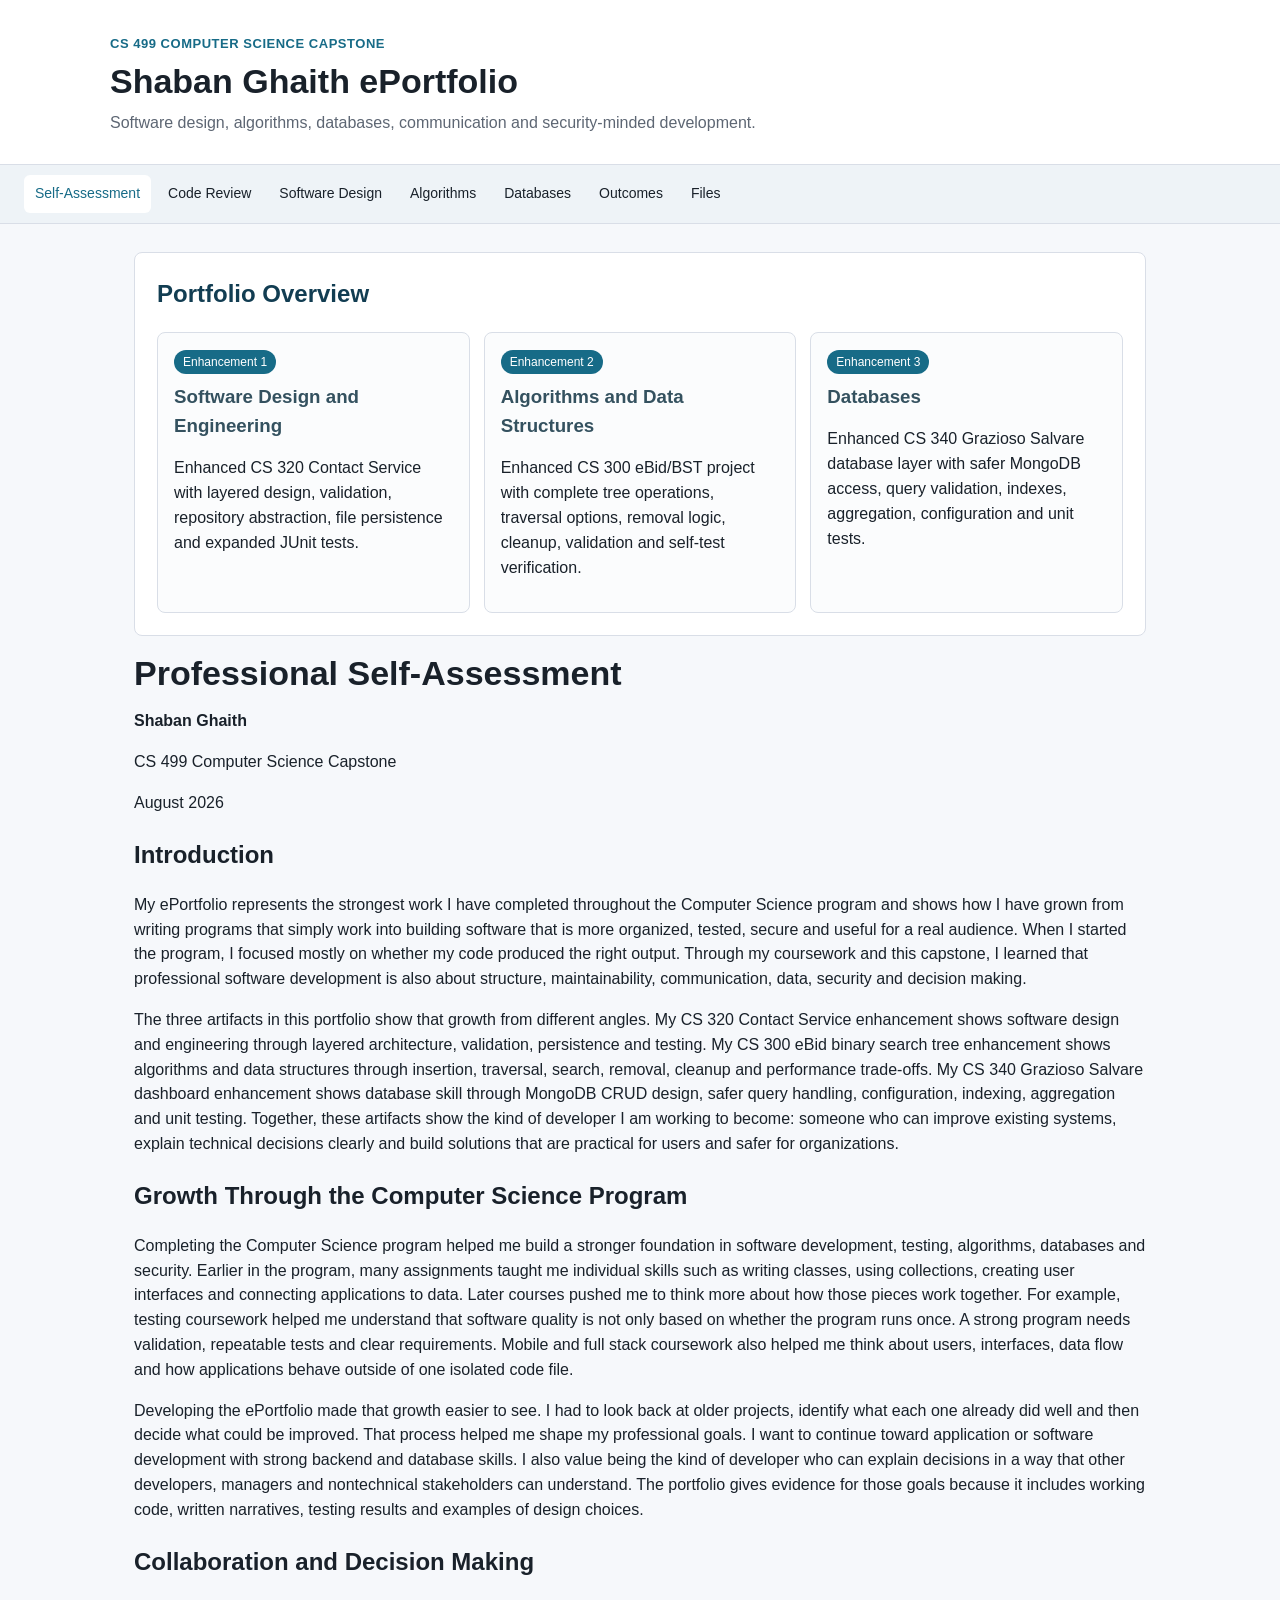
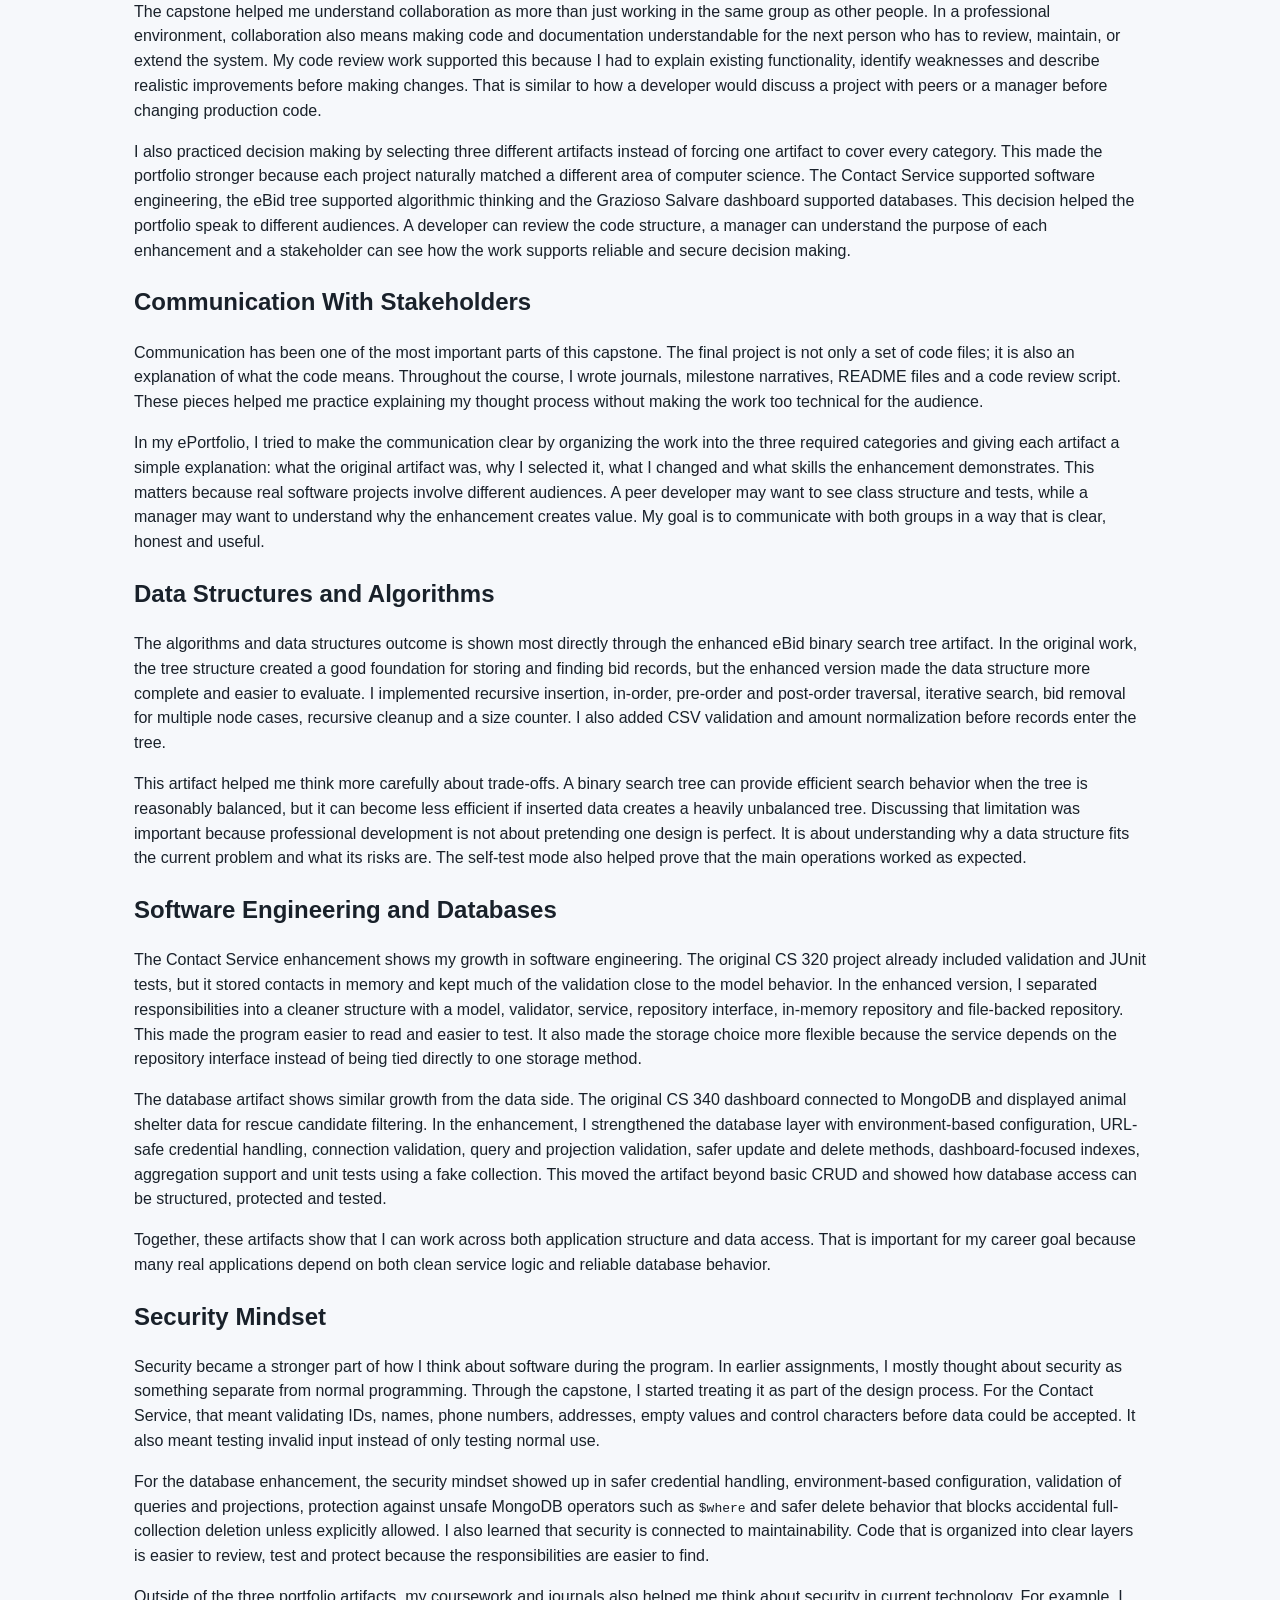
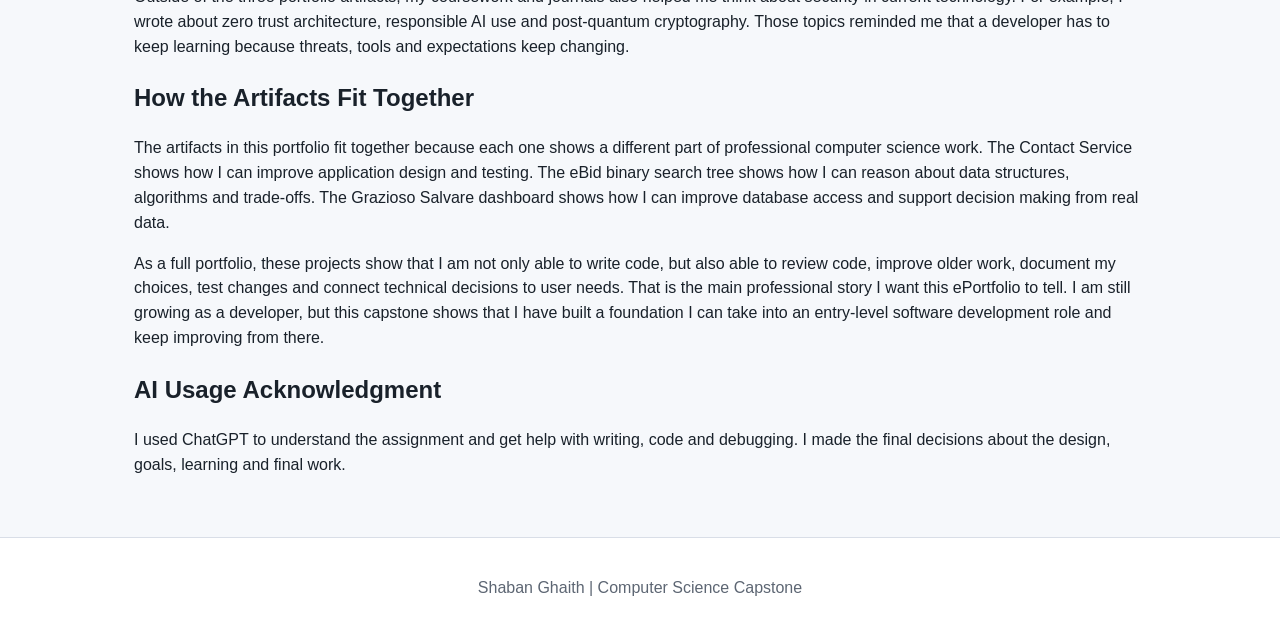
<file: index.html>
<!doctype html>
<html lang="en">
<head>
  <meta charset="utf-8">
  <meta name="viewport" content="width=device-width, initial-scale=1">
  <title>Professional Self-Assessment</title>
  <link rel="stylesheet" href="styles.css">
</head>
<body>
  <header class="site-header">
    <div>
      <p class="eyebrow">CS 499 Computer Science Capstone</p>
      <h1>Shaban Ghaith ePortfolio</h1>
      <p class="tagline">Software design, algorithms, databases, communication and security-minded development.</p>
    </div>
  </header>
  <nav class="nav"><a class="active" href="index.html">Self-Assessment</a>
<a class="" href="code-review.html">Code Review</a>
<a class="" href="enhancement-one.html">Software Design</a>
<a class="" href="enhancement-two.html">Algorithms</a>
<a class="" href="enhancement-three.html">Databases</a>
<a class="" href="outcomes.html">Outcomes</a>
<a class="" href="submission.html">Files</a></nav>
  <main class="content">
    
    <section class="section">
      <h2>Portfolio Overview</h2>
      <div class="cards">
        <div class="card"><span class="badge">Enhancement 1</span><h3>Software Design and Engineering</h3><p>Enhanced CS 320 Contact Service with layered design, validation, repository abstraction, file persistence and expanded JUnit tests.</p></div>
        <div class="card"><span class="badge">Enhancement 2</span><h3>Algorithms and Data Structures</h3><p>Enhanced CS 300 eBid/BST project with complete tree operations, traversal options, removal logic, cleanup, validation and self-test verification.</p></div>
        <div class="card"><span class="badge">Enhancement 3</span><h3>Databases</h3><p>Enhanced CS 340 Grazioso Salvare database layer with safer MongoDB access, query validation, indexes, aggregation, configuration and unit tests.</p></div>
      </div>
    </section>
    <h1>Professional Self-Assessment</h1>
<p><strong>Shaban Ghaith</strong></p>
<p>CS 499 Computer Science Capstone</p>
<p>August 2026</p>
<h2>Introduction</h2>
<p>My ePortfolio represents the strongest work I have completed throughout the Computer Science program and shows how I have grown from writing programs that simply work into building software that is more organized, tested, secure and useful for a real audience. When I started the program, I focused mostly on whether my code produced the right output. Through my coursework and this capstone, I learned that professional software development is also about structure, maintainability, communication, data, security and decision making.</p>
<p>The three artifacts in this portfolio show that growth from different angles. My CS 320 Contact Service enhancement shows software design and engineering through layered architecture, validation, persistence and testing. My CS 300 eBid binary search tree enhancement shows algorithms and data structures through insertion, traversal, search, removal, cleanup and performance trade-offs. My CS 340 Grazioso Salvare dashboard enhancement shows database skill through MongoDB CRUD design, safer query handling, configuration, indexing, aggregation and unit testing. Together, these artifacts show the kind of developer I am working to become: someone who can improve existing systems, explain technical decisions clearly and build solutions that are practical for users and safer for organizations.</p>
<h2>Growth Through the Computer Science Program</h2>
<p>Completing the Computer Science program helped me build a stronger foundation in software development, testing, algorithms, databases and security. Earlier in the program, many assignments taught me individual skills such as writing classes, using collections, creating user interfaces and connecting applications to data. Later courses pushed me to think more about how those pieces work together. For example, testing coursework helped me understand that software quality is not only based on whether the program runs once. A strong program needs validation, repeatable tests and clear requirements. Mobile and full stack coursework also helped me think about users, interfaces, data flow and how applications behave outside of one isolated code file.</p>
<p>Developing the ePortfolio made that growth easier to see. I had to look back at older projects, identify what each one already did well and then decide what could be improved. That process helped me shape my professional goals. I want to continue toward application or software development with strong backend and database skills. I also value being the kind of developer who can explain decisions in a way that other developers, managers and nontechnical stakeholders can understand. The portfolio gives evidence for those goals because it includes working code, written narratives, testing results and examples of design choices.</p>
<h2>Collaboration and Decision Making</h2>
<p>The capstone helped me understand collaboration as more than just working in the same group as other people. In a professional environment, collaboration also means making code and documentation understandable for the next person who has to review, maintain, or extend the system. My code review work supported this because I had to explain existing functionality, identify weaknesses and describe realistic improvements before making changes. That is similar to how a developer would discuss a project with peers or a manager before changing production code.</p>
<p>I also practiced decision making by selecting three different artifacts instead of forcing one artifact to cover every category. This made the portfolio stronger because each project naturally matched a different area of computer science. The Contact Service supported software engineering, the eBid tree supported algorithmic thinking and the Grazioso Salvare dashboard supported databases. This decision helped the portfolio speak to different audiences. A developer can review the code structure, a manager can understand the purpose of each enhancement and a stakeholder can see how the work supports reliable and secure decision making.</p>
<h2>Communication With Stakeholders</h2>
<p>Communication has been one of the most important parts of this capstone. The final project is not only a set of code files; it is also an explanation of what the code means. Throughout the course, I wrote journals, milestone narratives, README files and a code review script. These pieces helped me practice explaining my thought process without making the work too technical for the audience.</p>
<p>In my ePortfolio, I tried to make the communication clear by organizing the work into the three required categories and giving each artifact a simple explanation: what the original artifact was, why I selected it, what I changed and what skills the enhancement demonstrates. This matters because real software projects involve different audiences. A peer developer may want to see class structure and tests, while a manager may want to understand why the enhancement creates value. My goal is to communicate with both groups in a way that is clear, honest and useful.</p>
<h2>Data Structures and Algorithms</h2>
<p>The algorithms and data structures outcome is shown most directly through the enhanced eBid binary search tree artifact. In the original work, the tree structure created a good foundation for storing and finding bid records, but the enhanced version made the data structure more complete and easier to evaluate. I implemented recursive insertion, in-order, pre-order and post-order traversal, iterative search, bid removal for multiple node cases, recursive cleanup and a size counter. I also added CSV validation and amount normalization before records enter the tree.</p>
<p>This artifact helped me think more carefully about trade-offs. A binary search tree can provide efficient search behavior when the tree is reasonably balanced, but it can become less efficient if inserted data creates a heavily unbalanced tree. Discussing that limitation was important because professional development is not about pretending one design is perfect. It is about understanding why a data structure fits the current problem and what its risks are. The self-test mode also helped prove that the main operations worked as expected.</p>
<h2>Software Engineering and Databases</h2>
<p>The Contact Service enhancement shows my growth in software engineering. The original CS 320 project already included validation and JUnit tests, but it stored contacts in memory and kept much of the validation close to the model behavior. In the enhanced version, I separated responsibilities into a cleaner structure with a model, validator, service, repository interface, in-memory repository and file-backed repository. This made the program easier to read and easier to test. It also made the storage choice more flexible because the service depends on the repository interface instead of being tied directly to one storage method.</p>
<p>The database artifact shows similar growth from the data side. The original CS 340 dashboard connected to MongoDB and displayed animal shelter data for rescue candidate filtering. In the enhancement, I strengthened the database layer with environment-based configuration, URL-safe credential handling, connection validation, query and projection validation, safer update and delete methods, dashboard-focused indexes, aggregation support and unit tests using a fake collection. This moved the artifact beyond basic CRUD and showed how database access can be structured, protected and tested.</p>
<p>Together, these artifacts show that I can work across both application structure and data access. That is important for my career goal because many real applications depend on both clean service logic and reliable database behavior.</p>
<h2>Security Mindset</h2>
<p>Security became a stronger part of how I think about software during the program. In earlier assignments, I mostly thought about security as something separate from normal programming. Through the capstone, I started treating it as part of the design process. For the Contact Service, that meant validating IDs, names, phone numbers, addresses, empty values and control characters before data could be accepted. It also meant testing invalid input instead of only testing normal use.</p>
<p>For the database enhancement, the security mindset showed up in safer credential handling, environment-based configuration, validation of queries and projections, protection against unsafe MongoDB operators such as <code>$where</code> and safer delete behavior that blocks accidental full-collection deletion unless explicitly allowed. I also learned that security is connected to maintainability. Code that is organized into clear layers is easier to review, test and protect because the responsibilities are easier to find.</p>
<p>Outside of the three portfolio artifacts, my coursework and journals also helped me think about security in current technology. For example, I wrote about zero trust architecture, responsible AI use and post-quantum cryptography. Those topics reminded me that a developer has to keep learning because threats, tools and expectations keep changing.</p>
<h2>How the Artifacts Fit Together</h2>
<p>The artifacts in this portfolio fit together because each one shows a different part of professional computer science work. The Contact Service shows how I can improve application design and testing. The eBid binary search tree shows how I can reason about data structures, algorithms and trade-offs. The Grazioso Salvare dashboard shows how I can improve database access and support decision making from real data.</p>
<p>As a full portfolio, these projects show that I am not only able to write code, but also able to review code, improve older work, document my choices, test changes and connect technical decisions to user needs. That is the main professional story I want this ePortfolio to tell. I am still growing as a developer, but this capstone shows that I have built a foundation I can take into an entry-level software development role and keep improving from there.</p>
<h2>AI Usage Acknowledgment</h2>
<p>I used ChatGPT to understand the assignment and get help with writing, code and debugging. I made the final decisions about the design, goals, learning and final work.</p>
  </main>
  <footer class="footer">
    <p>Shaban Ghaith | Computer Science Capstone</p>
  </footer>
</body>
</html>
</file>
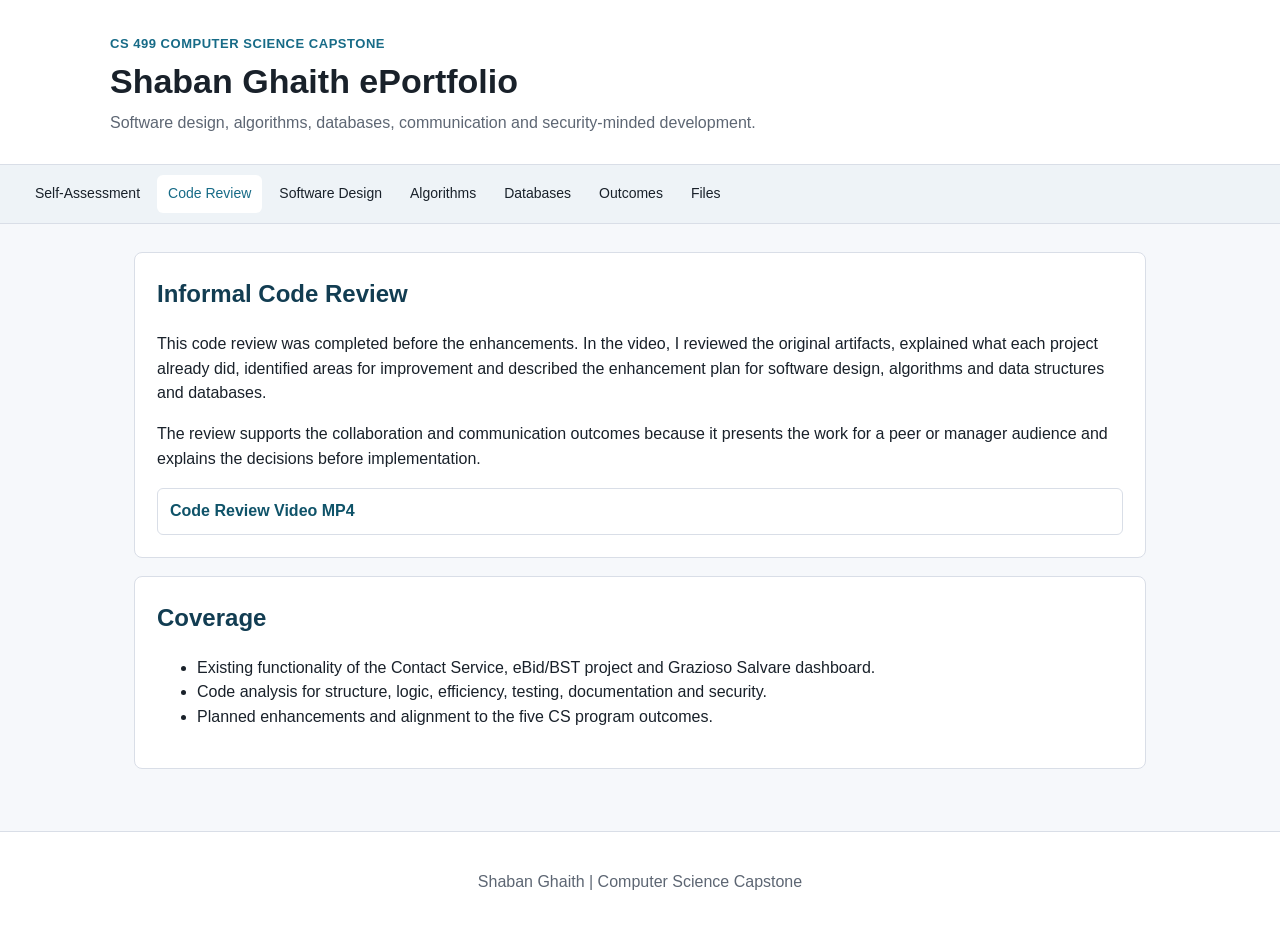
<file: code-review.html>
<!doctype html>
<html lang="en">
<head>
  <meta charset="utf-8">
  <meta name="viewport" content="width=device-width, initial-scale=1">
  <title>Code Review</title>
  <link rel="stylesheet" href="styles.css">
</head>
<body>
  <header class="site-header">
    <div>
      <p class="eyebrow">CS 499 Computer Science Capstone</p>
      <h1>Shaban Ghaith ePortfolio</h1>
      <p class="tagline">Software design, algorithms, databases, communication and security-minded development.</p>
    </div>
  </header>
  <nav class="nav"><a class="" href="index.html">Self-Assessment</a>
<a class="active" href="code-review.html">Code Review</a>
<a class="" href="enhancement-one.html">Software Design</a>
<a class="" href="enhancement-two.html">Algorithms</a>
<a class="" href="enhancement-three.html">Databases</a>
<a class="" href="outcomes.html">Outcomes</a>
<a class="" href="submission.html">Files</a></nav>
  <main class="content">
    
    <section class="section">
      <h2>Informal Code Review</h2>
      <p>This code review was completed before the enhancements. In the video, I reviewed the original artifacts, explained what each project already did, identified areas for improvement and described the enhancement plan for software design, algorithms and data structures and databases.</p>
      <p>The review supports the collaboration and communication outcomes because it presents the work for a peer or manager audience and explains the decisions before implementation.</p>
      <div class="link-grid">
      <a href="videos/CS499_Code_Review_Shaban_Ghaith_compressed.mp4">Code Review Video MP4</a>
    </div>
    </section>
    <section class="section">
      <h2>Coverage</h2>
      <ul>
        <li>Existing functionality of the Contact Service, eBid/BST project and Grazioso Salvare dashboard.</li>
        <li>Code analysis for structure, logic, efficiency, testing, documentation and security.</li>
        <li>Planned enhancements and alignment to the five CS program outcomes.</li>
      </ul>
    </section>
    
  </main>
  <footer class="footer">
    <p>Shaban Ghaith | Computer Science Capstone</p>
  </footer>
</body>
</html>
</file>
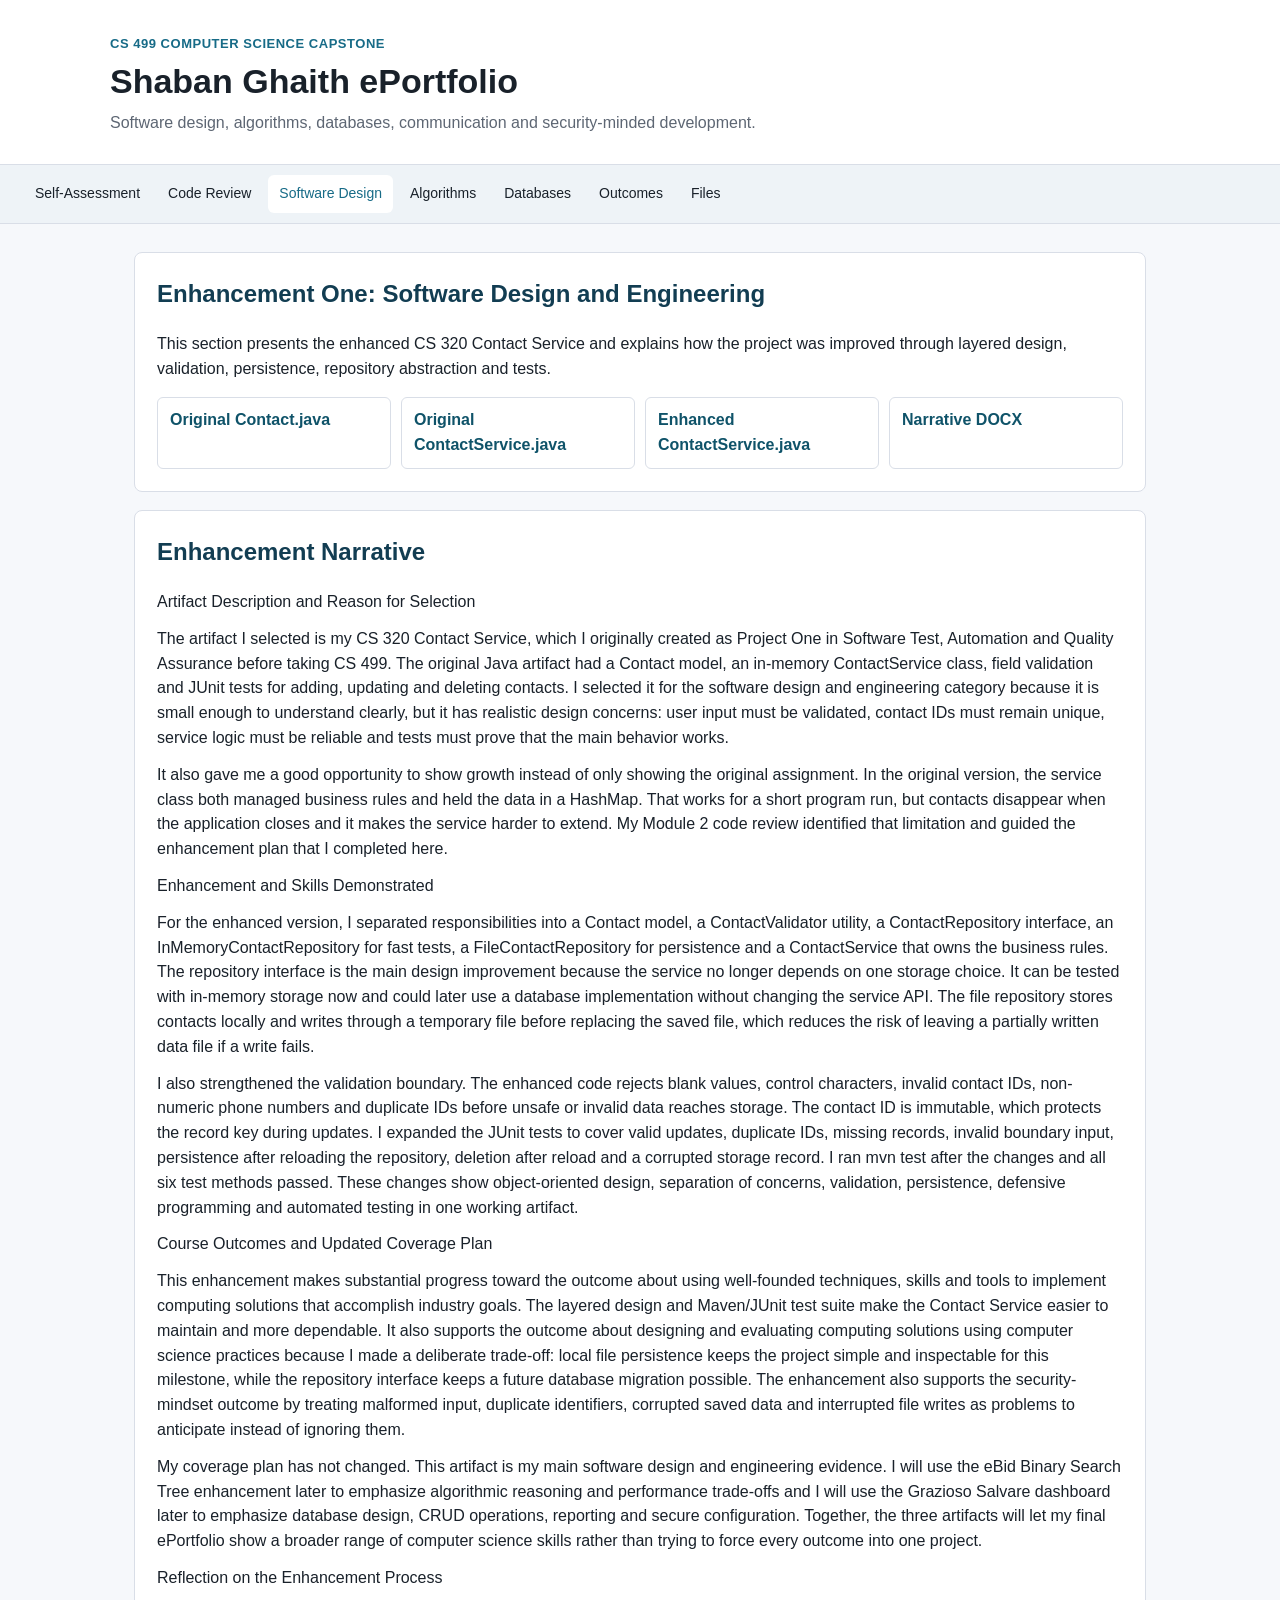
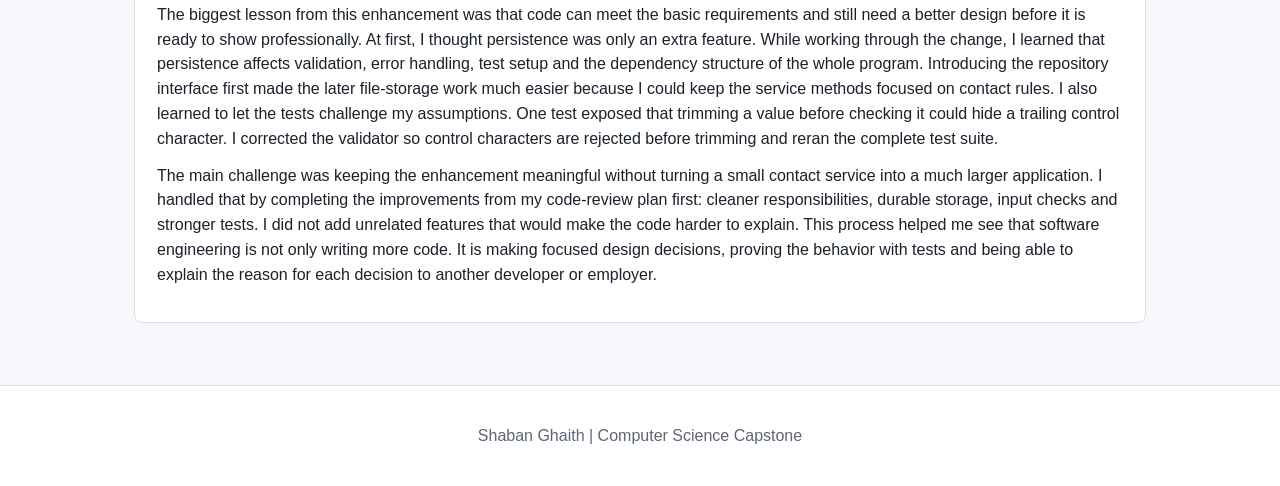
<file: enhancement-one.html>
<!doctype html>
<html lang="en">
<head>
  <meta charset="utf-8">
  <meta name="viewport" content="width=device-width, initial-scale=1">
  <title>Enhancement One: Software Design and Engineering</title>
  <link rel="stylesheet" href="styles.css">
</head>
<body>
  <header class="site-header">
    <div>
      <p class="eyebrow">CS 499 Computer Science Capstone</p>
      <h1>Shaban Ghaith ePortfolio</h1>
      <p class="tagline">Software design, algorithms, databases, communication and security-minded development.</p>
    </div>
  </header>
  <nav class="nav"><a class="" href="index.html">Self-Assessment</a>
<a class="" href="code-review.html">Code Review</a>
<a class="active" href="enhancement-one.html">Software Design</a>
<a class="" href="enhancement-two.html">Algorithms</a>
<a class="" href="enhancement-three.html">Databases</a>
<a class="" href="outcomes.html">Outcomes</a>
<a class="" href="submission.html">Files</a></nav>
  <main class="content">
    
    <section class="section">
      <h2>Enhancement One: Software Design and Engineering</h2>
      <p>This section presents the enhanced CS 320 Contact Service and explains how the project was improved through layered design, validation, persistence, repository abstraction and tests.</p>
      <div class="link-grid"><a href="artifacts/software-design/original/Contact.java">Original Contact.java</a><a href="artifacts/software-design/original/ContactService.java">Original ContactService.java</a><a href="artifacts/software-design/enhanced/src/main/java/com/shabangaith/contactservice/ContactService.java">Enhanced ContactService.java</a><a href="documents/CS499_3-2_Enhancement_One_Narrative_Shaban_Ghaith.docx">Narrative DOCX</a></div>
    </section>
    <section class="section">
      <h2>Enhancement Narrative</h2>
      <div class="narrative"><p>Artifact Description and Reason for Selection</p>
<p>The artifact I selected is my CS 320 Contact Service, which I originally created as Project One in Software Test, Automation and Quality Assurance before taking CS 499. The original Java artifact had a Contact model, an in-memory ContactService class, field validation and JUnit tests for adding, updating and deleting contacts. I selected it for the software design and engineering category because it is small enough to understand clearly, but it has realistic design concerns: user input must be validated, contact IDs must remain unique, service logic must be reliable and tests must prove that the main behavior works.</p>
<p>It also gave me a good opportunity to show growth instead of only showing the original assignment. In the original version, the service class both managed business rules and held the data in a HashMap. That works for a short program run, but contacts disappear when the application closes and it makes the service harder to extend. My Module 2 code review identified that limitation and guided the enhancement plan that I completed here.</p>
<p>Enhancement and Skills Demonstrated</p>
<p>For the enhanced version, I separated responsibilities into a Contact model, a ContactValidator utility, a ContactRepository interface, an InMemoryContactRepository for fast tests, a FileContactRepository for persistence and a ContactService that owns the business rules. The repository interface is the main design improvement because the service no longer depends on one storage choice. It can be tested with in-memory storage now and could later use a database implementation without changing the service API. The file repository stores contacts locally and writes through a temporary file before replacing the saved file, which reduces the risk of leaving a partially written data file if a write fails.</p>
<p>I also strengthened the validation boundary. The enhanced code rejects blank values, control characters, invalid contact IDs, non-numeric phone numbers and duplicate IDs before unsafe or invalid data reaches storage. The contact ID is immutable, which protects the record key during updates. I expanded the JUnit tests to cover valid updates, duplicate IDs, missing records, invalid boundary input, persistence after reloading the repository, deletion after reload and a corrupted storage record. I ran mvn test after the changes and all six test methods passed. These changes show object-oriented design, separation of concerns, validation, persistence, defensive programming and automated testing in one working artifact.</p>
<p>Course Outcomes and Updated Coverage Plan</p>
<p>This enhancement makes substantial progress toward the outcome about using well-founded techniques, skills and tools to implement computing solutions that accomplish industry goals. The layered design and Maven/JUnit test suite make the Contact Service easier to maintain and more dependable. It also supports the outcome about designing and evaluating computing solutions using computer science practices because I made a deliberate trade-off: local file persistence keeps the project simple and inspectable for this milestone, while the repository interface keeps a future database migration possible. The enhancement also supports the security-mindset outcome by treating malformed input, duplicate identifiers, corrupted saved data and interrupted file writes as problems to anticipate instead of ignoring them.</p>
<p>My coverage plan has not changed. This artifact is my main software design and engineering evidence. I will use the eBid Binary Search Tree enhancement later to emphasize algorithmic reasoning and performance trade-offs and I will use the Grazioso Salvare dashboard later to emphasize database design, CRUD operations, reporting and secure configuration. Together, the three artifacts will let my final ePortfolio show a broader range of computer science skills rather than trying to force every outcome into one project.</p>
<p>Reflection on the Enhancement Process</p>
<p>The biggest lesson from this enhancement was that code can meet the basic requirements and still need a better design before it is ready to show professionally. At first, I thought persistence was only an extra feature. While working through the change, I learned that persistence affects validation, error handling, test setup and the dependency structure of the whole program. Introducing the repository interface first made the later file-storage work much easier because I could keep the service methods focused on contact rules. I also learned to let the tests challenge my assumptions. One test exposed that trimming a value before checking it could hide a trailing control character. I corrected the validator so control characters are rejected before trimming and reran the complete test suite.</p>
<p>The main challenge was keeping the enhancement meaningful without turning a small contact service into a much larger application. I handled that by completing the improvements from my code-review plan first: cleaner responsibilities, durable storage, input checks and stronger tests. I did not add unrelated features that would make the code harder to explain. This process helped me see that software engineering is not only writing more code. It is making focused design decisions, proving the behavior with tests and being able to explain the reason for each decision to another developer or employer.</p>
</div>
    </section>
    
  </main>
  <footer class="footer">
    <p>Shaban Ghaith | Computer Science Capstone</p>
  </footer>
</body>
</html>
</file>
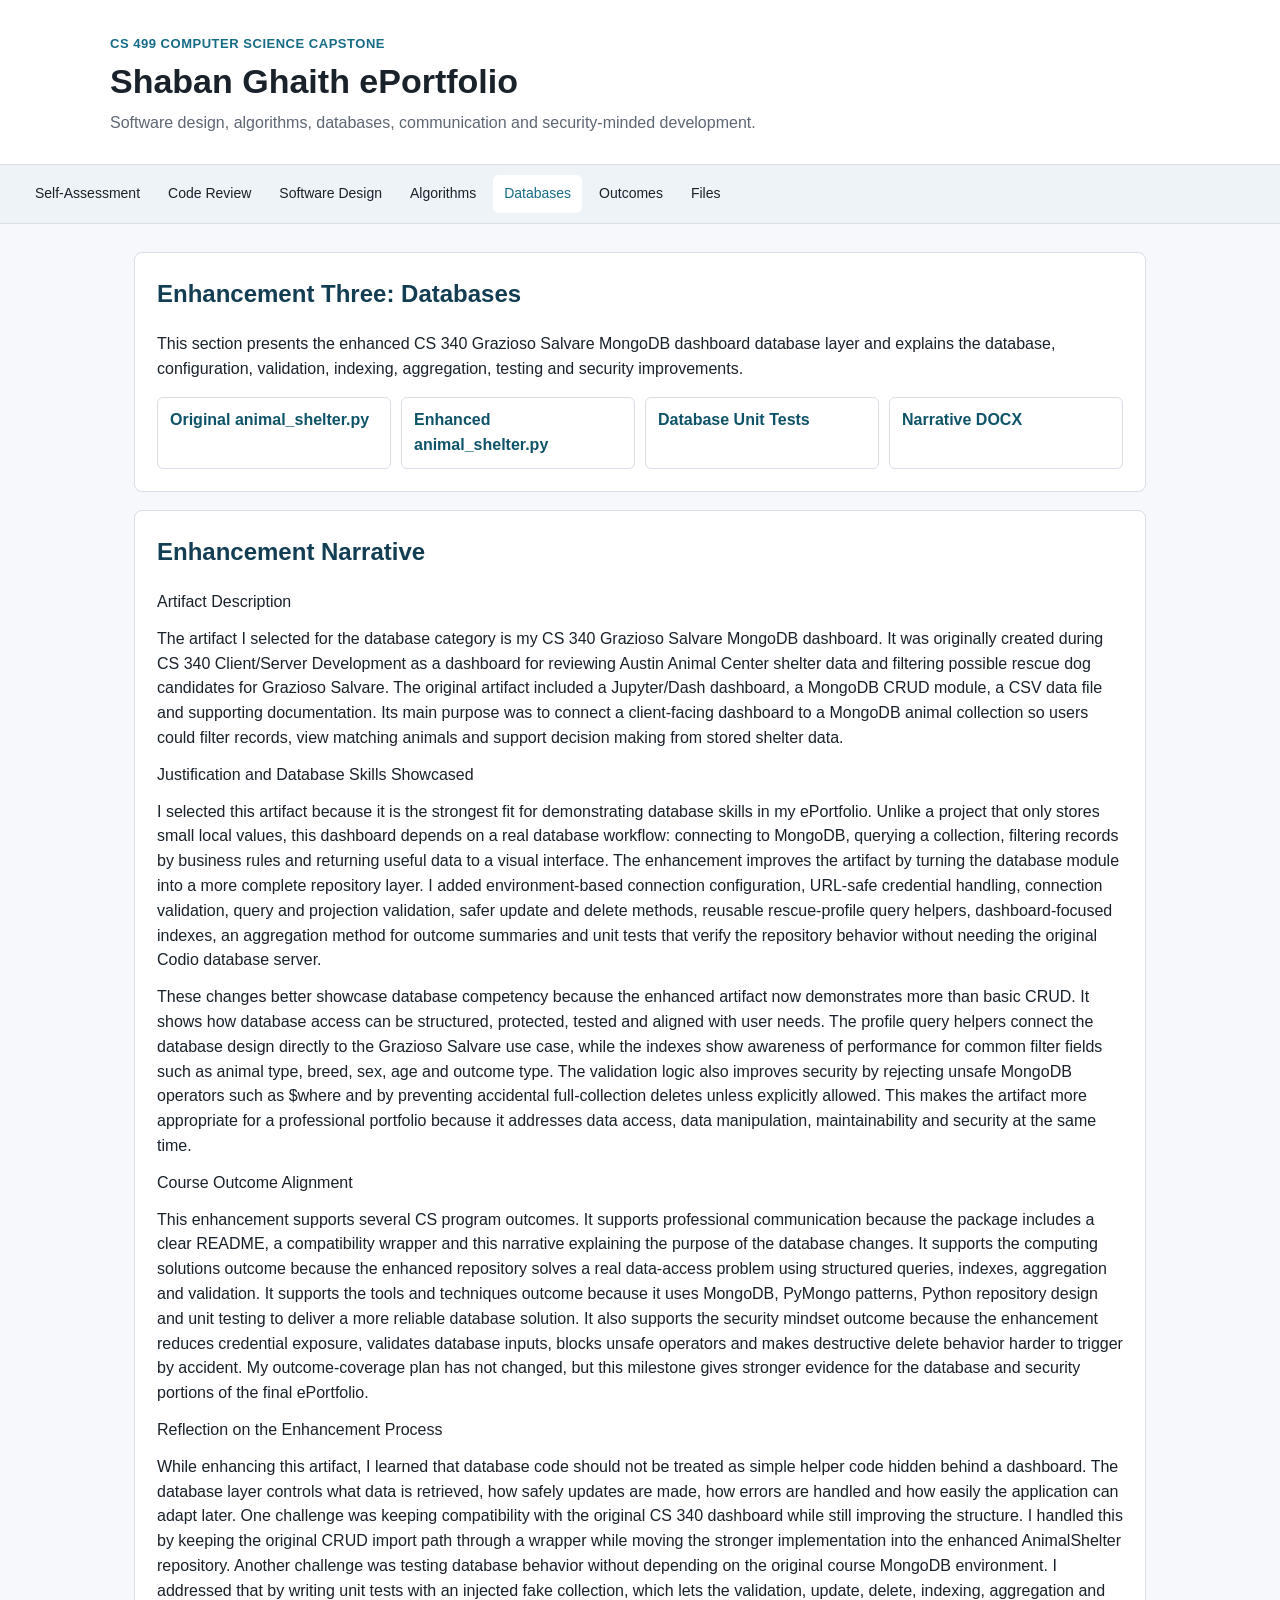
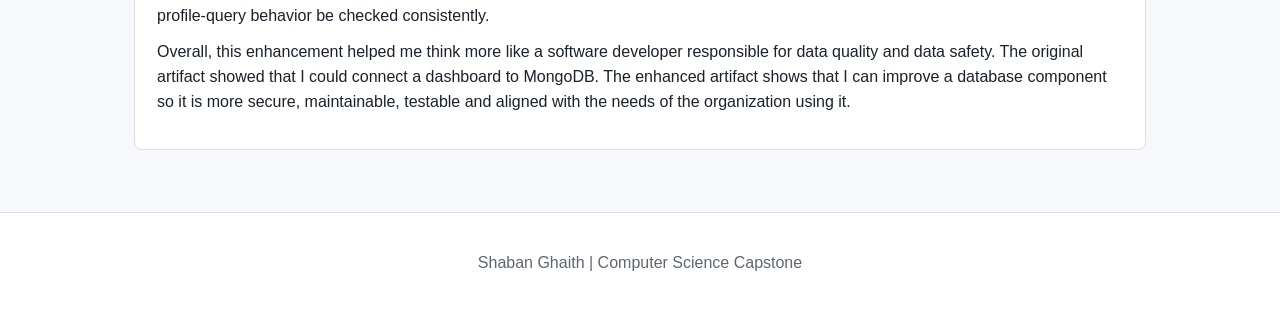
<file: enhancement-three.html>
<!doctype html>
<html lang="en">
<head>
  <meta charset="utf-8">
  <meta name="viewport" content="width=device-width, initial-scale=1">
  <title>Enhancement Three: Databases</title>
  <link rel="stylesheet" href="styles.css">
</head>
<body>
  <header class="site-header">
    <div>
      <p class="eyebrow">CS 499 Computer Science Capstone</p>
      <h1>Shaban Ghaith ePortfolio</h1>
      <p class="tagline">Software design, algorithms, databases, communication and security-minded development.</p>
    </div>
  </header>
  <nav class="nav"><a class="" href="index.html">Self-Assessment</a>
<a class="" href="code-review.html">Code Review</a>
<a class="" href="enhancement-one.html">Software Design</a>
<a class="" href="enhancement-two.html">Algorithms</a>
<a class="active" href="enhancement-three.html">Databases</a>
<a class="" href="outcomes.html">Outcomes</a>
<a class="" href="submission.html">Files</a></nav>
  <main class="content">
    
    <section class="section">
      <h2>Enhancement Three: Databases</h2>
      <p>This section presents the enhanced CS 340 Grazioso Salvare MongoDB dashboard database layer and explains the database, configuration, validation, indexing, aggregation, testing and security improvements.</p>
      <div class="link-grid"><a href="artifacts/databases/original/animal_shelter.py">Original animal_shelter.py</a><a href="artifacts/databases/enhanced/animal_shelter.py">Enhanced animal_shelter.py</a><a href="artifacts/databases/enhanced/tests/test_animal_shelter.py">Database Unit Tests</a><a href="documents/CS499_5-2_Enhancement_Three_Database_Narrative_Shaban_Ghaith.docx">Narrative DOCX</a></div>
    </section>
    <section class="section">
      <h2>Enhancement Narrative</h2>
      <div class="narrative"><p>Artifact Description</p>
<p>The artifact I selected for the database category is my CS 340 Grazioso Salvare MongoDB dashboard. It was originally created during CS 340 Client/Server Development as a dashboard for reviewing Austin Animal Center shelter data and filtering possible rescue dog candidates for Grazioso Salvare. The original artifact included a Jupyter/Dash dashboard, a MongoDB CRUD module, a CSV data file and supporting documentation. Its main purpose was to connect a client-facing dashboard to a MongoDB animal collection so users could filter records, view matching animals and support decision making from stored shelter data.</p>
<p>Justification and Database Skills Showcased</p>
<p>I selected this artifact because it is the strongest fit for demonstrating database skills in my ePortfolio. Unlike a project that only stores small local values, this dashboard depends on a real database workflow: connecting to MongoDB, querying a collection, filtering records by business rules and returning useful data to a visual interface. The enhancement improves the artifact by turning the database module into a more complete repository layer. I added environment-based connection configuration, URL-safe credential handling, connection validation, query and projection validation, safer update and delete methods, reusable rescue-profile query helpers, dashboard-focused indexes, an aggregation method for outcome summaries and unit tests that verify the repository behavior without needing the original Codio database server.</p>
<p>These changes better showcase database competency because the enhanced artifact now demonstrates more than basic CRUD. It shows how database access can be structured, protected, tested and aligned with user needs. The profile query helpers connect the database design directly to the Grazioso Salvare use case, while the indexes show awareness of performance for common filter fields such as animal type, breed, sex, age and outcome type. The validation logic also improves security by rejecting unsafe MongoDB operators such as $where and by preventing accidental full-collection deletes unless explicitly allowed. This makes the artifact more appropriate for a professional portfolio because it addresses data access, data manipulation, maintainability and security at the same time.</p>
<p>Course Outcome Alignment</p>
<p>This enhancement supports several CS program outcomes. It supports professional communication because the package includes a clear README, a compatibility wrapper and this narrative explaining the purpose of the database changes. It supports the computing solutions outcome because the enhanced repository solves a real data-access problem using structured queries, indexes, aggregation and validation. It supports the tools and techniques outcome because it uses MongoDB, PyMongo patterns, Python repository design and unit testing to deliver a more reliable database solution. It also supports the security mindset outcome because the enhancement reduces credential exposure, validates database inputs, blocks unsafe operators and makes destructive delete behavior harder to trigger by accident. My outcome-coverage plan has not changed, but this milestone gives stronger evidence for the database and security portions of the final ePortfolio.</p>
<p>Reflection on the Enhancement Process</p>
<p>While enhancing this artifact, I learned that database code should not be treated as simple helper code hidden behind a dashboard. The database layer controls what data is retrieved, how safely updates are made, how errors are handled and how easily the application can adapt later. One challenge was keeping compatibility with the original CS 340 dashboard while still improving the structure. I handled this by keeping the original CRUD import path through a wrapper while moving the stronger implementation into the enhanced AnimalShelter repository. Another challenge was testing database behavior without depending on the original course MongoDB environment. I addressed that by writing unit tests with an injected fake collection, which lets the validation, update, delete, indexing, aggregation and profile-query behavior be checked consistently.</p>
<p>Overall, this enhancement helped me think more like a software developer responsible for data quality and data safety. The original artifact showed that I could connect a dashboard to MongoDB. The enhanced artifact shows that I can improve a database component so it is more secure, maintainable, testable and aligned with the needs of the organization using it.</p>
</div>
    </section>
    
  </main>
  <footer class="footer">
    <p>Shaban Ghaith | Computer Science Capstone</p>
  </footer>
</body>
</html>
</file>
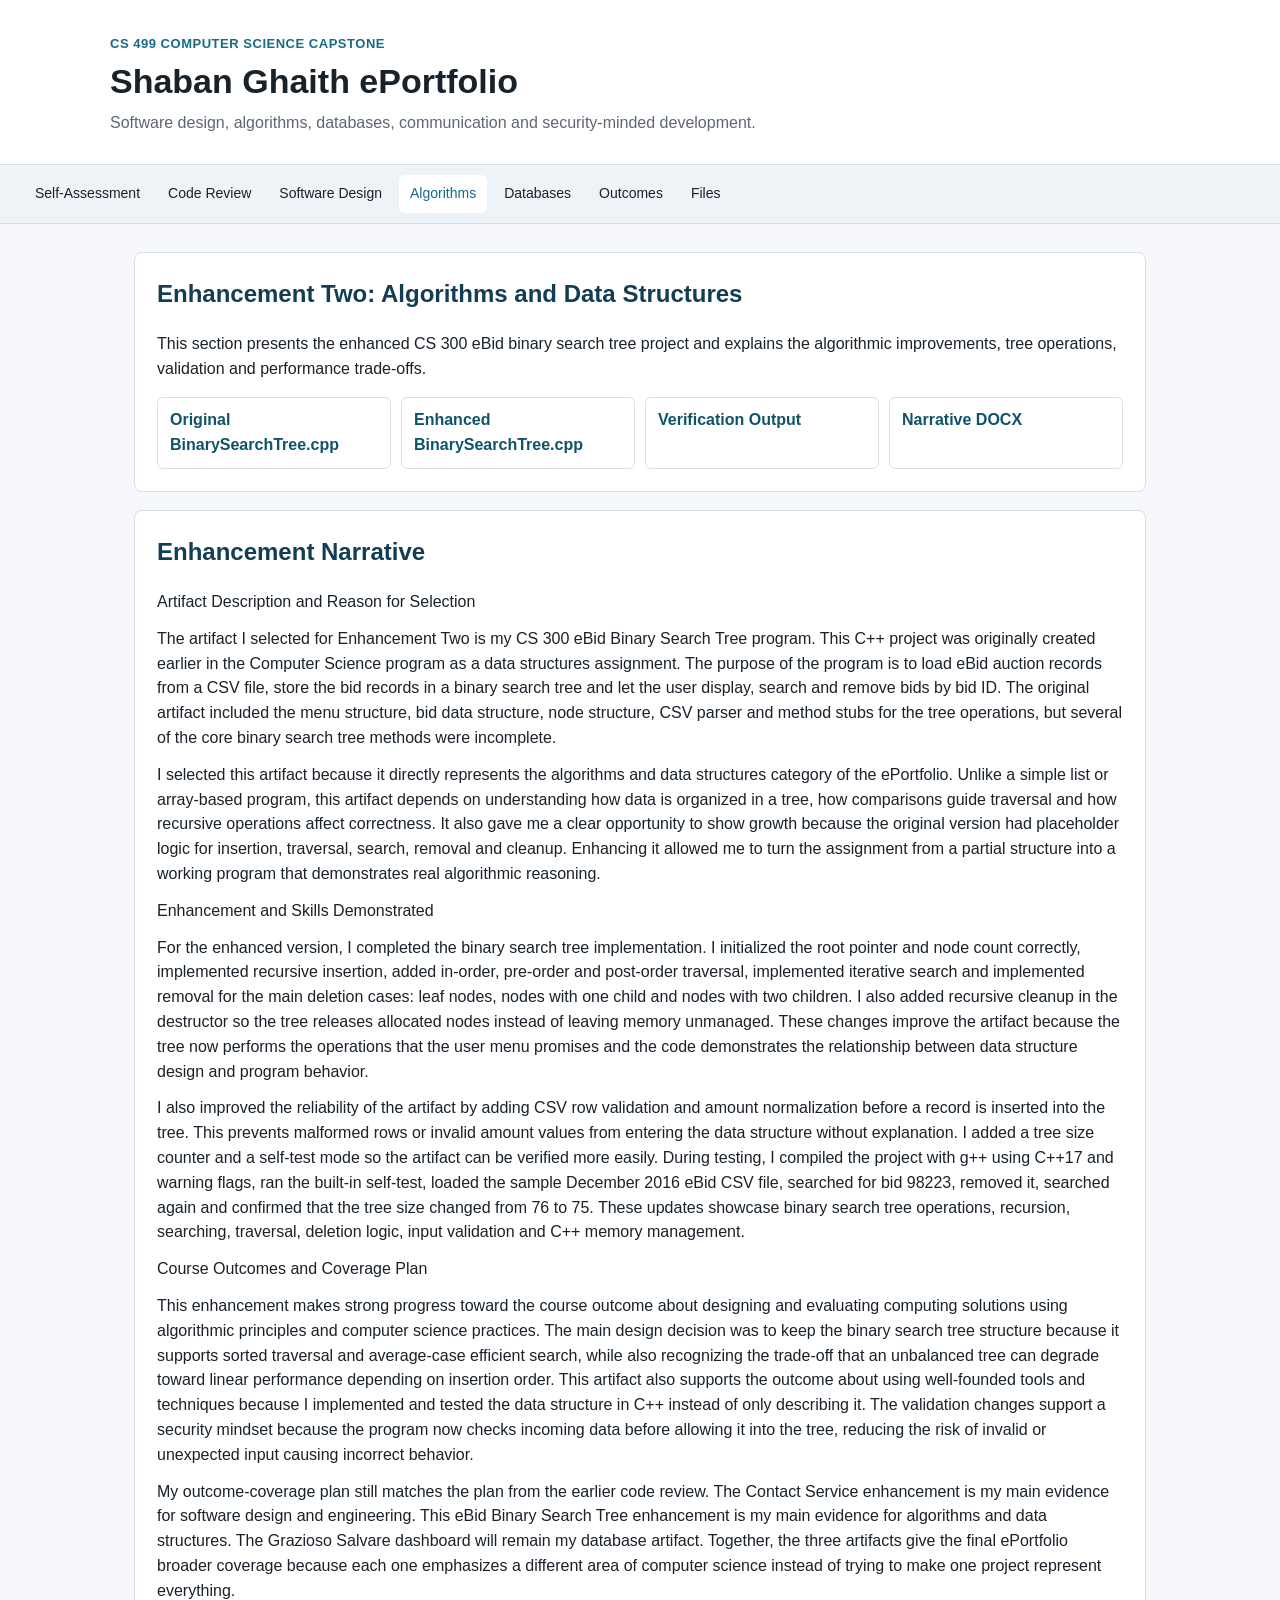
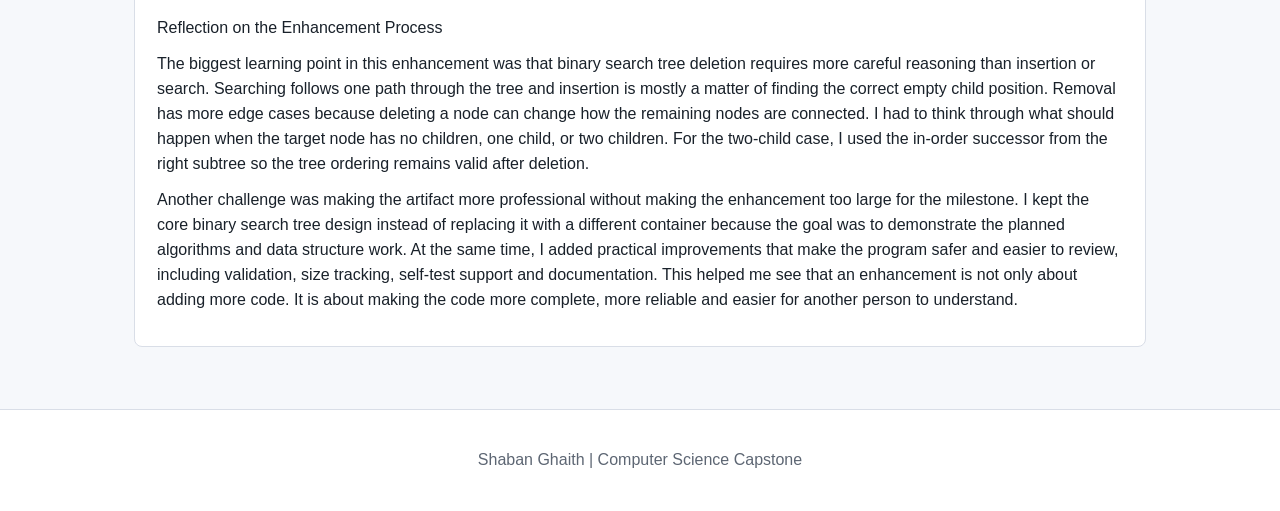
<file: enhancement-two.html>
<!doctype html>
<html lang="en">
<head>
  <meta charset="utf-8">
  <meta name="viewport" content="width=device-width, initial-scale=1">
  <title>Enhancement Two: Algorithms and Data Structures</title>
  <link rel="stylesheet" href="styles.css">
</head>
<body>
  <header class="site-header">
    <div>
      <p class="eyebrow">CS 499 Computer Science Capstone</p>
      <h1>Shaban Ghaith ePortfolio</h1>
      <p class="tagline">Software design, algorithms, databases, communication and security-minded development.</p>
    </div>
  </header>
  <nav class="nav"><a class="" href="index.html">Self-Assessment</a>
<a class="" href="code-review.html">Code Review</a>
<a class="" href="enhancement-one.html">Software Design</a>
<a class="active" href="enhancement-two.html">Algorithms</a>
<a class="" href="enhancement-three.html">Databases</a>
<a class="" href="outcomes.html">Outcomes</a>
<a class="" href="submission.html">Files</a></nav>
  <main class="content">
    
    <section class="section">
      <h2>Enhancement Two: Algorithms and Data Structures</h2>
      <p>This section presents the enhanced CS 300 eBid binary search tree project and explains the algorithmic improvements, tree operations, validation and performance trade-offs.</p>
      <div class="link-grid"><a href="artifacts/algorithms/original/BinarySearchTree.cpp">Original BinarySearchTree.cpp</a><a href="artifacts/algorithms/enhanced/BinarySearchTree.cpp">Enhanced BinarySearchTree.cpp</a><a href="artifacts/algorithms/enhanced/VERIFICATION_OUTPUT.txt">Verification Output</a><a href="documents/CS499_4-2_Enhancement_Two_Narrative_Shaban_Ghaith.docx">Narrative DOCX</a></div>
    </section>
    <section class="section">
      <h2>Enhancement Narrative</h2>
      <div class="narrative"><p>Artifact Description and Reason for Selection</p>
<p>The artifact I selected for Enhancement Two is my CS 300 eBid Binary Search Tree program. This C++ project was originally created earlier in the Computer Science program as a data structures assignment. The purpose of the program is to load eBid auction records from a CSV file, store the bid records in a binary search tree and let the user display, search and remove bids by bid ID. The original artifact included the menu structure, bid data structure, node structure, CSV parser and method stubs for the tree operations, but several of the core binary search tree methods were incomplete.</p>
<p>I selected this artifact because it directly represents the algorithms and data structures category of the ePortfolio. Unlike a simple list or array-based program, this artifact depends on understanding how data is organized in a tree, how comparisons guide traversal and how recursive operations affect correctness. It also gave me a clear opportunity to show growth because the original version had placeholder logic for insertion, traversal, search, removal and cleanup. Enhancing it allowed me to turn the assignment from a partial structure into a working program that demonstrates real algorithmic reasoning.</p>
<p>Enhancement and Skills Demonstrated</p>
<p>For the enhanced version, I completed the binary search tree implementation. I initialized the root pointer and node count correctly, implemented recursive insertion, added in-order, pre-order and post-order traversal, implemented iterative search and implemented removal for the main deletion cases: leaf nodes, nodes with one child and nodes with two children. I also added recursive cleanup in the destructor so the tree releases allocated nodes instead of leaving memory unmanaged. These changes improve the artifact because the tree now performs the operations that the user menu promises and the code demonstrates the relationship between data structure design and program behavior.</p>
<p>I also improved the reliability of the artifact by adding CSV row validation and amount normalization before a record is inserted into the tree. This prevents malformed rows or invalid amount values from entering the data structure without explanation. I added a tree size counter and a self-test mode so the artifact can be verified more easily. During testing, I compiled the project with g++ using C++17 and warning flags, ran the built-in self-test, loaded the sample December 2016 eBid CSV file, searched for bid 98223, removed it, searched again and confirmed that the tree size changed from 76 to 75. These updates showcase binary search tree operations, recursion, searching, traversal, deletion logic, input validation and C++ memory management.</p>
<p>Course Outcomes and Coverage Plan</p>
<p>This enhancement makes strong progress toward the course outcome about designing and evaluating computing solutions using algorithmic principles and computer science practices. The main design decision was to keep the binary search tree structure because it supports sorted traversal and average-case efficient search, while also recognizing the trade-off that an unbalanced tree can degrade toward linear performance depending on insertion order. This artifact also supports the outcome about using well-founded tools and techniques because I implemented and tested the data structure in C++ instead of only describing it. The validation changes support a security mindset because the program now checks incoming data before allowing it into the tree, reducing the risk of invalid or unexpected input causing incorrect behavior.</p>
<p>My outcome-coverage plan still matches the plan from the earlier code review. The Contact Service enhancement is my main evidence for software design and engineering. This eBid Binary Search Tree enhancement is my main evidence for algorithms and data structures. The Grazioso Salvare dashboard will remain my database artifact. Together, the three artifacts give the final ePortfolio broader coverage because each one emphasizes a different area of computer science instead of trying to make one project represent everything.</p>
<p>Reflection on the Enhancement Process</p>
<p>The biggest learning point in this enhancement was that binary search tree deletion requires more careful reasoning than insertion or search. Searching follows one path through the tree and insertion is mostly a matter of finding the correct empty child position. Removal has more edge cases because deleting a node can change how the remaining nodes are connected. I had to think through what should happen when the target node has no children, one child, or two children. For the two-child case, I used the in-order successor from the right subtree so the tree ordering remains valid after deletion.</p>
<p>Another challenge was making the artifact more professional without making the enhancement too large for the milestone. I kept the core binary search tree design instead of replacing it with a different container because the goal was to demonstrate the planned algorithms and data structure work. At the same time, I added practical improvements that make the program safer and easier to review, including validation, size tracking, self-test support and documentation. This helped me see that an enhancement is not only about adding more code. It is about making the code more complete, more reliable and easier for another person to understand.</p>
</div>
    </section>
    
  </main>
  <footer class="footer">
    <p>Shaban Ghaith | Computer Science Capstone</p>
  </footer>
</body>
</html>
</file>
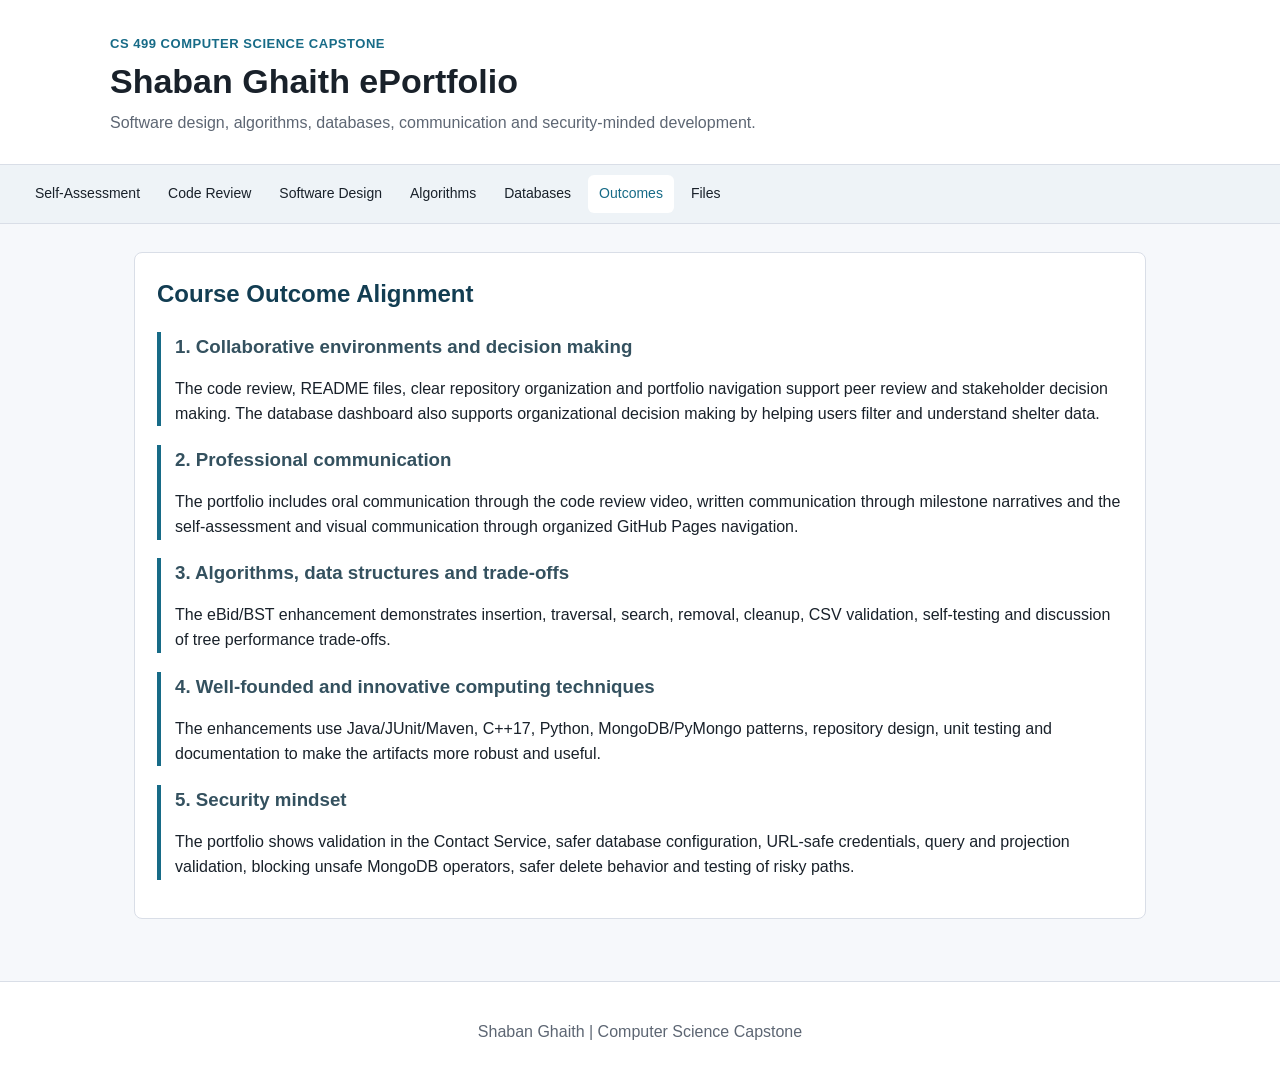
<file: outcomes.html>
<!doctype html>
<html lang="en">
<head>
  <meta charset="utf-8">
  <meta name="viewport" content="width=device-width, initial-scale=1">
  <title>Course Outcomes</title>
  <link rel="stylesheet" href="styles.css">
</head>
<body>
  <header class="site-header">
    <div>
      <p class="eyebrow">CS 499 Computer Science Capstone</p>
      <h1>Shaban Ghaith ePortfolio</h1>
      <p class="tagline">Software design, algorithms, databases, communication and security-minded development.</p>
    </div>
  </header>
  <nav class="nav"><a class="" href="index.html">Self-Assessment</a>
<a class="" href="code-review.html">Code Review</a>
<a class="" href="enhancement-one.html">Software Design</a>
<a class="" href="enhancement-two.html">Algorithms</a>
<a class="" href="enhancement-three.html">Databases</a>
<a class="active" href="outcomes.html">Outcomes</a>
<a class="" href="submission.html">Files</a></nav>
  <main class="content">
    
    <section class="section">
      <h2>Course Outcome Alignment</h2>
      <div class="outcome"><h3>1. Collaborative environments and decision making</h3><p>The code review, README files, clear repository organization and portfolio navigation support peer review and stakeholder decision making. The database dashboard also supports organizational decision making by helping users filter and understand shelter data.</p></div>
      <div class="outcome"><h3>2. Professional communication</h3><p>The portfolio includes oral communication through the code review video, written communication through milestone narratives and the self-assessment and visual communication through organized GitHub Pages navigation.</p></div>
      <div class="outcome"><h3>3. Algorithms, data structures and trade-offs</h3><p>The eBid/BST enhancement demonstrates insertion, traversal, search, removal, cleanup, CSV validation, self-testing and discussion of tree performance trade-offs.</p></div>
      <div class="outcome"><h3>4. Well-founded and innovative computing techniques</h3><p>The enhancements use Java/JUnit/Maven, C++17, Python, MongoDB/PyMongo patterns, repository design, unit testing and documentation to make the artifacts more robust and useful.</p></div>
      <div class="outcome"><h3>5. Security mindset</h3><p>The portfolio shows validation in the Contact Service, safer database configuration, URL-safe credentials, query and projection validation, blocking unsafe MongoDB operators, safer delete behavior and testing of risky paths.</p></div>
    </section>
    
  </main>
  <footer class="footer">
    <p>Shaban Ghaith | Computer Science Capstone</p>
  </footer>
</body>
</html>
</file>
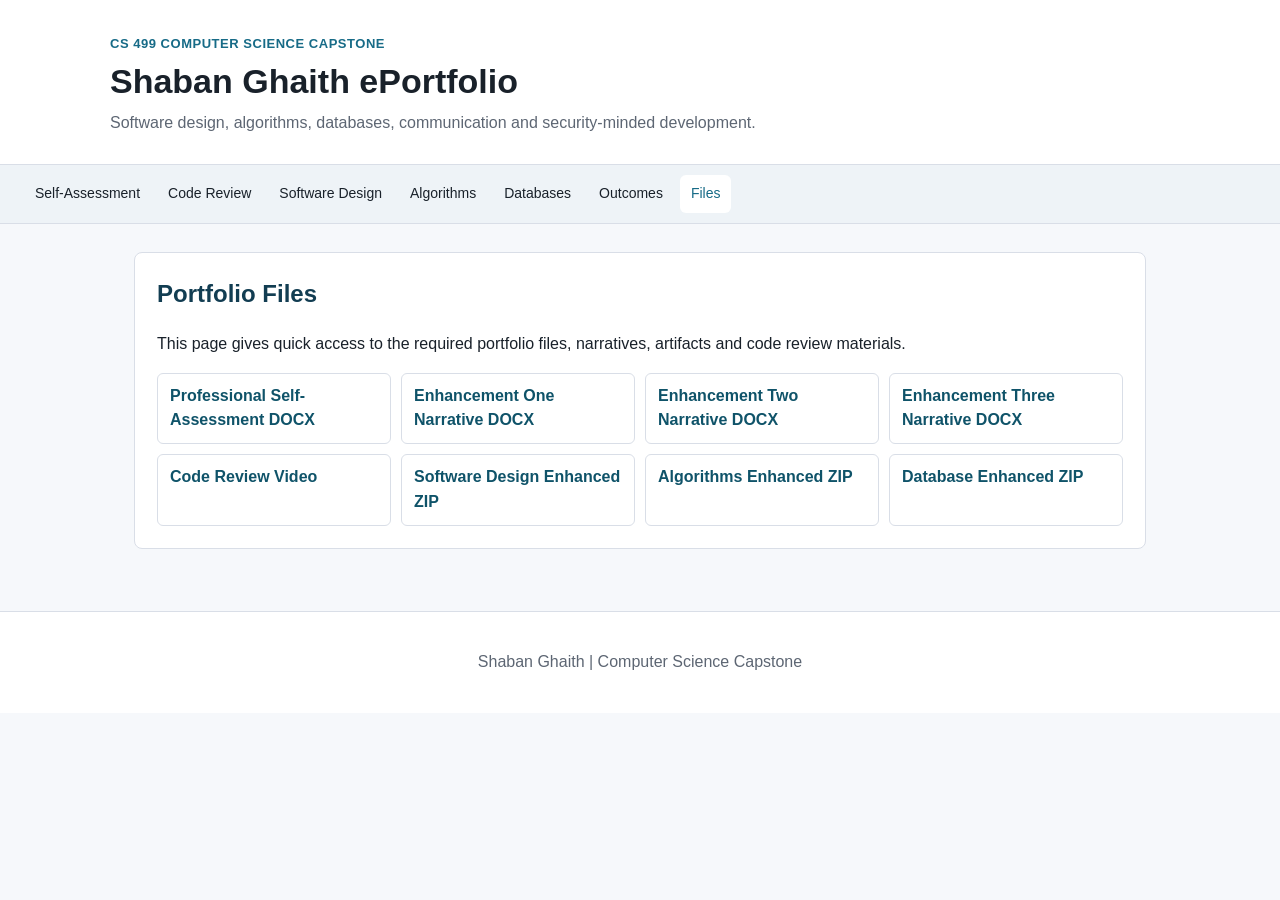
<file: submission.html>
<!doctype html>
<html lang="en">
<head>
  <meta charset="utf-8">
  <meta name="viewport" content="width=device-width, initial-scale=1">
  <title>Portfolio Files</title>
  <link rel="stylesheet" href="styles.css">
</head>
<body>
  <header class="site-header">
    <div>
      <p class="eyebrow">CS 499 Computer Science Capstone</p>
      <h1>Shaban Ghaith ePortfolio</h1>
      <p class="tagline">Software design, algorithms, databases, communication and security-minded development.</p>
    </div>
  </header>
  <nav class="nav"><a class="" href="index.html">Self-Assessment</a>
<a class="" href="code-review.html">Code Review</a>
<a class="" href="enhancement-one.html">Software Design</a>
<a class="" href="enhancement-two.html">Algorithms</a>
<a class="" href="enhancement-three.html">Databases</a>
<a class="" href="outcomes.html">Outcomes</a>
<a class="active" href="submission.html">Files</a></nav>
  <main class="content">
    
    <section class="section">
      <h2>Portfolio Files</h2>
      <p>This page gives quick access to the required portfolio files, narratives, artifacts and code review materials.</p>
      <div class="link-grid">
        <a href="documents/CS499_7-1_Professional_Self_Assessment_Shaban_Ghaith.docx">Professional Self-Assessment DOCX</a>
        <a href="documents/CS499_3-2_Enhancement_One_Narrative_Shaban_Ghaith.docx">Enhancement One Narrative DOCX</a>
        <a href="documents/CS499_4-2_Enhancement_Two_Narrative_Shaban_Ghaith.docx">Enhancement Two Narrative DOCX</a>
        <a href="documents/CS499_5-2_Enhancement_Three_Database_Narrative_Shaban_Ghaith.docx">Enhancement Three Narrative DOCX</a>
        <a href="videos/CS499_Code_Review_Shaban_Ghaith_compressed.mp4">Code Review Video</a>
        <a href="downloads/CS499_3-2_Enhanced_Contact_Service_Shaban_Ghaith.zip">Software Design Enhanced ZIP</a>
        <a href="downloads/CS499_4-2_Enhanced_eBid_BST_Shaban_Ghaith.zip">Algorithms Enhanced ZIP</a>
        <a href="downloads/CS499_5-2_Database_Enhancement_Artifact_Shaban_Ghaith.zip">Database Enhanced ZIP</a>
      </div>
    </section>

  </main>
  <footer class="footer">
    <p>Shaban Ghaith | Computer Science Capstone</p>
  </footer>
</body>
</html>
</file>
<file: styles.css>
:root {
  --ink: #19212a;
  --muted: #5d6673;
  --line: #d9dee7;
  --paper: #ffffff;
  --wash: #f6f8fb;
  --accent: #176b87;
  --accent-2: #7a5c2e;
  --good: #276749;
}
* { box-sizing: border-box; }
body {
  margin: 0;
  font-family: Arial, Helvetica, sans-serif;
  color: var(--ink);
  background: var(--wash);
  line-height: 1.55;
}
.site-header {
  background: #ffffff;
  border-bottom: 1px solid var(--line);
  padding: 34px 24px 28px;
}
.site-header > div, .content {
  max-width: 1060px;
  margin: 0 auto;
}
.eyebrow {
  margin: 0 0 8px;
  color: var(--accent);
  font-size: 13px;
  font-weight: 700;
  letter-spacing: .04em;
  text-transform: uppercase;
}
h1 {
  margin: 0;
  font-size: 34px;
  line-height: 1.15;
}
.tagline {
  margin: 10px 0 0;
  max-width: 760px;
  color: var(--muted);
}
.nav {
  position: sticky;
  top: 0;
  z-index: 10;
  display: flex;
  gap: 6px;
  overflow-x: auto;
  padding: 10px 24px;
  background: #eef3f7;
  border-bottom: 1px solid var(--line);
}
.nav a {
  color: var(--ink);
  text-decoration: none;
  padding: 8px 11px;
  border-radius: 6px;
  white-space: nowrap;
  font-size: 14px;
}
.nav a.active, .nav a:hover {
  background: #ffffff;
  color: var(--accent);
}
.content {
  padding: 28px 24px 44px;
}
.section {
  background: var(--paper);
  border: 1px solid var(--line);
  border-radius: 8px;
  padding: 22px;
  margin-bottom: 18px;
}
.section h2 {
  margin-top: 0;
  color: #123d52;
  font-size: 24px;
}
.section h3 {
  color: #34515f;
  margin-bottom: 6px;
}
.cards {
  display: grid;
  grid-template-columns: repeat(auto-fit, minmax(240px, 1fr));
  gap: 14px;
}
.card {
  border: 1px solid var(--line);
  border-radius: 8px;
  padding: 16px;
  background: #fbfcfd;
}
.card h3 { margin-top: 0; }
.badge {
  display: inline-block;
  font-size: 12px;
  color: #fff;
  background: var(--accent);
  border-radius: 999px;
  padding: 3px 9px;
  margin-bottom: 8px;
}
.link-grid {
  display: grid;
  grid-template-columns: repeat(auto-fit, minmax(230px, 1fr));
  gap: 10px;
  margin-top: 12px;
}
.link-grid a, .button {
  display: block;
  border: 1px solid var(--line);
  background: #ffffff;
  color: #0f5369;
  padding: 10px 12px;
  border-radius: 6px;
  text-decoration: none;
  font-weight: 700;
}
.link-grid a:hover, .button:hover {
  border-color: var(--accent);
}
.outcome {
  border-left: 4px solid var(--accent);
  padding-left: 14px;
  margin: 16px 0;
}
.narrative p {
  margin: 0 0 12px;
}
pre {
  overflow-x: auto;
  padding: 14px;
  border-radius: 6px;
  background: #101820;
  color: #edf7ff;
}
.footer {
  border-top: 1px solid var(--line);
  color: var(--muted);
  text-align: center;
  padding: 22px;
  background: #ffffff;
}
@media (max-width: 640px) {
  h1 { font-size: 28px; }
  .section { padding: 18px; }
}
</file>
